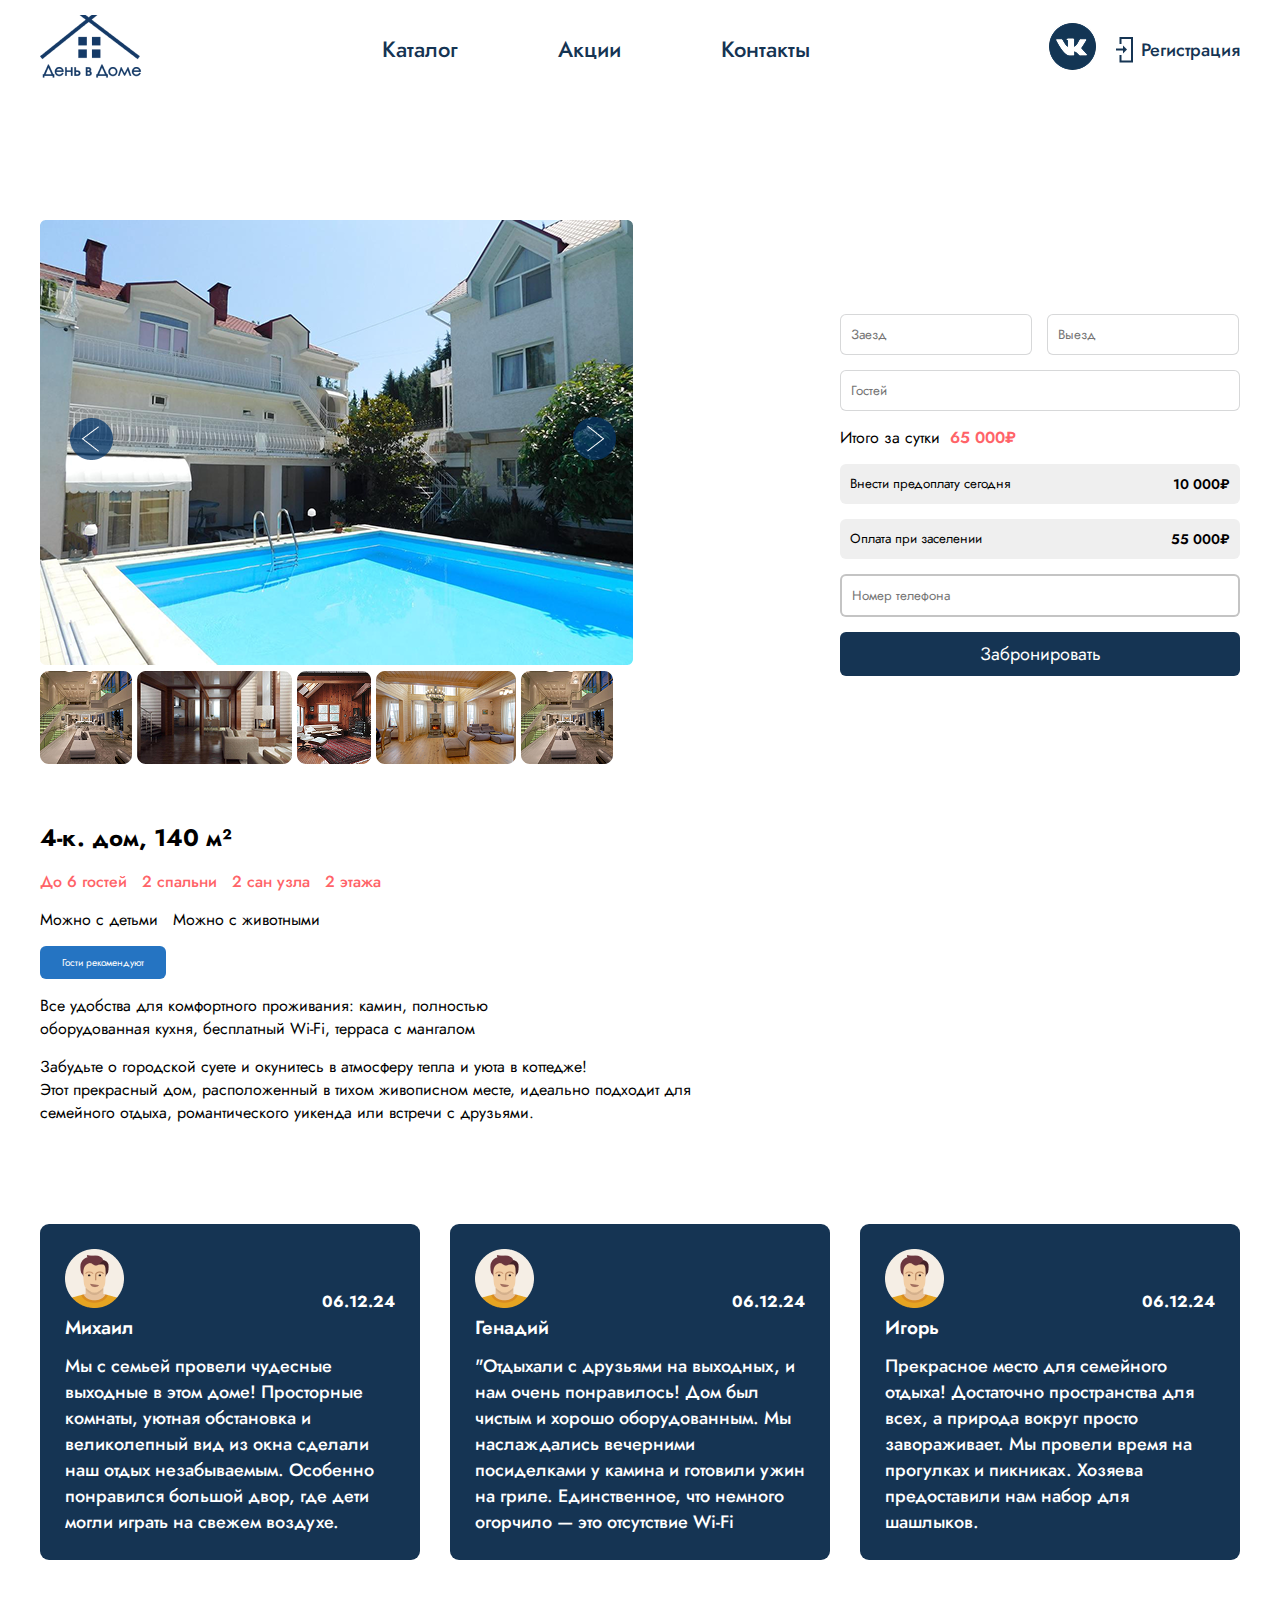
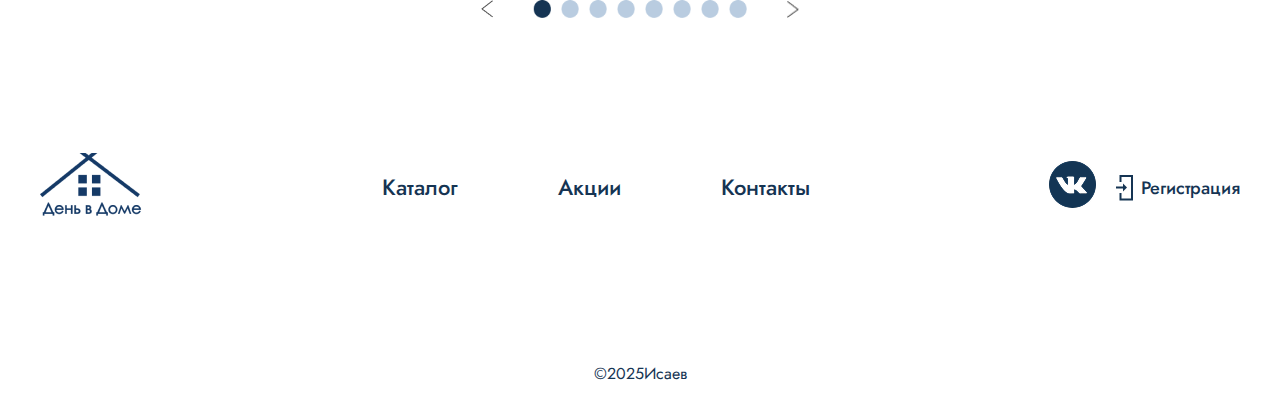
<file: card.html>
<!DOCTYPE html>
<html lang="en">

<head>
    <meta charset="UTF-8">
    <meta name="viewport" content="width=device-width, initial-scale=1.0">
    <title>День в Доме</title>
    <link rel="stylesheet" href="assets/css/style.css">
    <link rel="icon" href="assets/img/logo/logo.png" type="image/x-icon">
</head>

<body>
    <!-- шапка -->
    <header>
        <div class="section container">
            <a href="index.html">
                <img src="assets/img/logo/logo.png" alt="">
            </a>
            <nav>
                <a href="index.html">Каталог</a>
                <a href="index.html">Акции</a>
                <a href="index.html">Контакты</a>
            </nav>
            <div class="tel">
                <a href="https://vk.com/">
                    <img src="assets/img/header/vk.png" alt="">
                </a>
                <div class="reg">
                    <a href="reg.html">
                        <img src="assets/img/header/login.png" alt="">
                        <a href="reg.html">Регистрация</a>
                    </a>
                </div>
            </div>
        </div>
    </header>
    <!-- шапка -->

    <!--карточка  -->
    <div class="product container">
        <div class="product_img">
            <div class="primg">
                <img src="assets/card_img/icon.png" alt="">
            </div>
            <div class="pimg_slide">
                <img src="assets/card_img/icon1.png" alt="">
                <img src="assets/card_img/icon2.png" alt="">
                <img src="assets/card_img/icon3.png" alt="">
                <img src="assets/card_img/icon4.png" alt="">
                <img src="assets/card_img/icon1.png" alt="">
            </div>
        </div>
        <div class="product_book">
            <div class="filtra container">
                <div class="dispinp">
                    <input type="text" placeholder="Заезд">
                    <input type="text" placeholder="Выезд">
                </div>
                <input type="text" placeholder="Гостей">
            </div>
            <div class="prisedisp">
                <p>Итого за сутки<span>65 000₽</span></p>
            </div>
            <div class="filprice">
                <button>Внести предоплату сегодня<p>10 000₽</p></button>
                <button>Оплата при заселении<p>55 000₽</p></button>
            </div>
            <div class="telinp">
                <input type="text" placeholder="Номер телефона">
            </div>
            <button class="btn">Забронировать</button>
        </div>
    </div>
    <div class="text container">
        <h2>4-к. дом, 140 м²</h2>
        <div class="red">
            <p>До 6 гостей</p>
            <p>2 спальни</p>
            <p>2 сан узла</p>
            <p>2 этажа</p>
        </div>
        <div class="pp">
            <p>Можно с детьми</p>
            <p>Можно с животными</p>
        </div>
        <button class="btn">Гости рекомендуют</button>
        <div class="txt">
            <p>
                Все удобства для комфортного проживания: камин, полностью<br> оборудованная кухня, бесплатный Wi-Fi,
                терраса
                с мангалом</p>
            <p>Забудьте о городской суете и окунитесь в атмосферу тепла и уюта в коттедже!<br>Этот прекрасный дом,
                расположенный в тихом живописном месте, идеально подходит для<br> семейного отдыха, романтического уикенда
                или встречи с друзьями.</p>
        </div>
    </div>
    <!--карточка  -->

    <div class="back">
        <div class="rev container">
            <div class="rev_blocks">
                <div class="rev_card">
                    <div class="rev_c">
                        <div class="rev_block">
                            <img src="assets/img/review/icon.png" alt="">
                            <p>Михаил</p>
                        </div>
                        <p>06.12.24</p>
                    </div>
                    <p>Мы с семьей провели чудесные выходные в этом доме! Просторные комнаты, уютная обстановка и
                        великолепный вид из окна сделали наш отдых незабываемым. Особенно понравился большой двор, где
                        дети могли играть на свежем воздухе.</p>
                </div>
                <div class="rev_card">
                    <div class="rev_c">
                        <div class="rev_block">
                            <img src="assets/img/review/icon.png" alt="">
                            <p>Генадий</p>
                        </div>
                        <p>06.12.24</p>
                    </div>
                    <p>"Отдыхали с друзьями на выходных, и нам очень понравилось! Дом был чистым и хорошо оборудованным.
                        Мы наслаждались вечерними посиделками у камина и готовили ужин на гриле. Единственное, что
                        немного огорчило — это отсутствие Wi-Fi</p>
                </div>
                <div class="rev_card">
                    <div class="rev_c">
                        <div class="rev_block">
                            <img src="assets/img/review/icon.png" alt="">
                            <p>Игорь</p>
                        </div>
                        <p>06.12.24</p>
                    </div>
                    <p>Прекрасное место для семейного отдыха! Достаточно пространства для всех, а природа вокруг просто
                        завораживает. Мы провели время на прогулках и пикниках. Хозяева предоставили нам набор для
                        шашлыков. </p>
                </div>
            </div>
        </div>
    </div>
    <div class="pagi_block">
        <div class="pagi container">
            <img src="assets/cat_img/Vector12.png" alt="">
            <div class="elipcards">
                <img src="assets/cat_img/Ellipse1.png" alt="">
                <img src="assets/cat_img/Ellipse2.png" alt="">
                <img src="assets/cat_img/Ellipse2.png" alt="">
                <img src="assets/cat_img/Ellipse2.png" alt="">
                <img src="assets/cat_img/Ellipse2.png" alt="">
                <img src="assets/cat_img/Ellipse2.png" alt="">
                <img src="assets/cat_img/Ellipse2.png" alt="">
                <img src="assets/cat_img/Ellipse2.png" alt="">
            </div>
            <img src="assets/cat_img/Vector13.png" alt="">
        </div>
    </div>
    <!-- подвал -->
    <footer>
        <div class="section container">
            <a href="#">
                <img src="assets/img/logo/logo.png" alt="">
            </a>
            <nav>
                <a href="catalog.html">Каталог</a>
                <a href="#Акции">Акции</a>
                <a href="#Контакты">Контакты</a>
            </nav>
            <div class="tel">
                <a href="https://vk.com/">
                    <img src="assets/img/header/vk.png" alt="">
                </a>
                <div class="reg">
                    <a href="">
                        <img src="assets/img/header/login.png" alt="">
                        <a href="">Регистрация</a>
                    </a>
                </div>
            </div>
        </div>
        <center>
            <p>©2025Исаев</p>
        </center>
    </footer>
    <!-- подвал -->
</body>

</html>
</file>
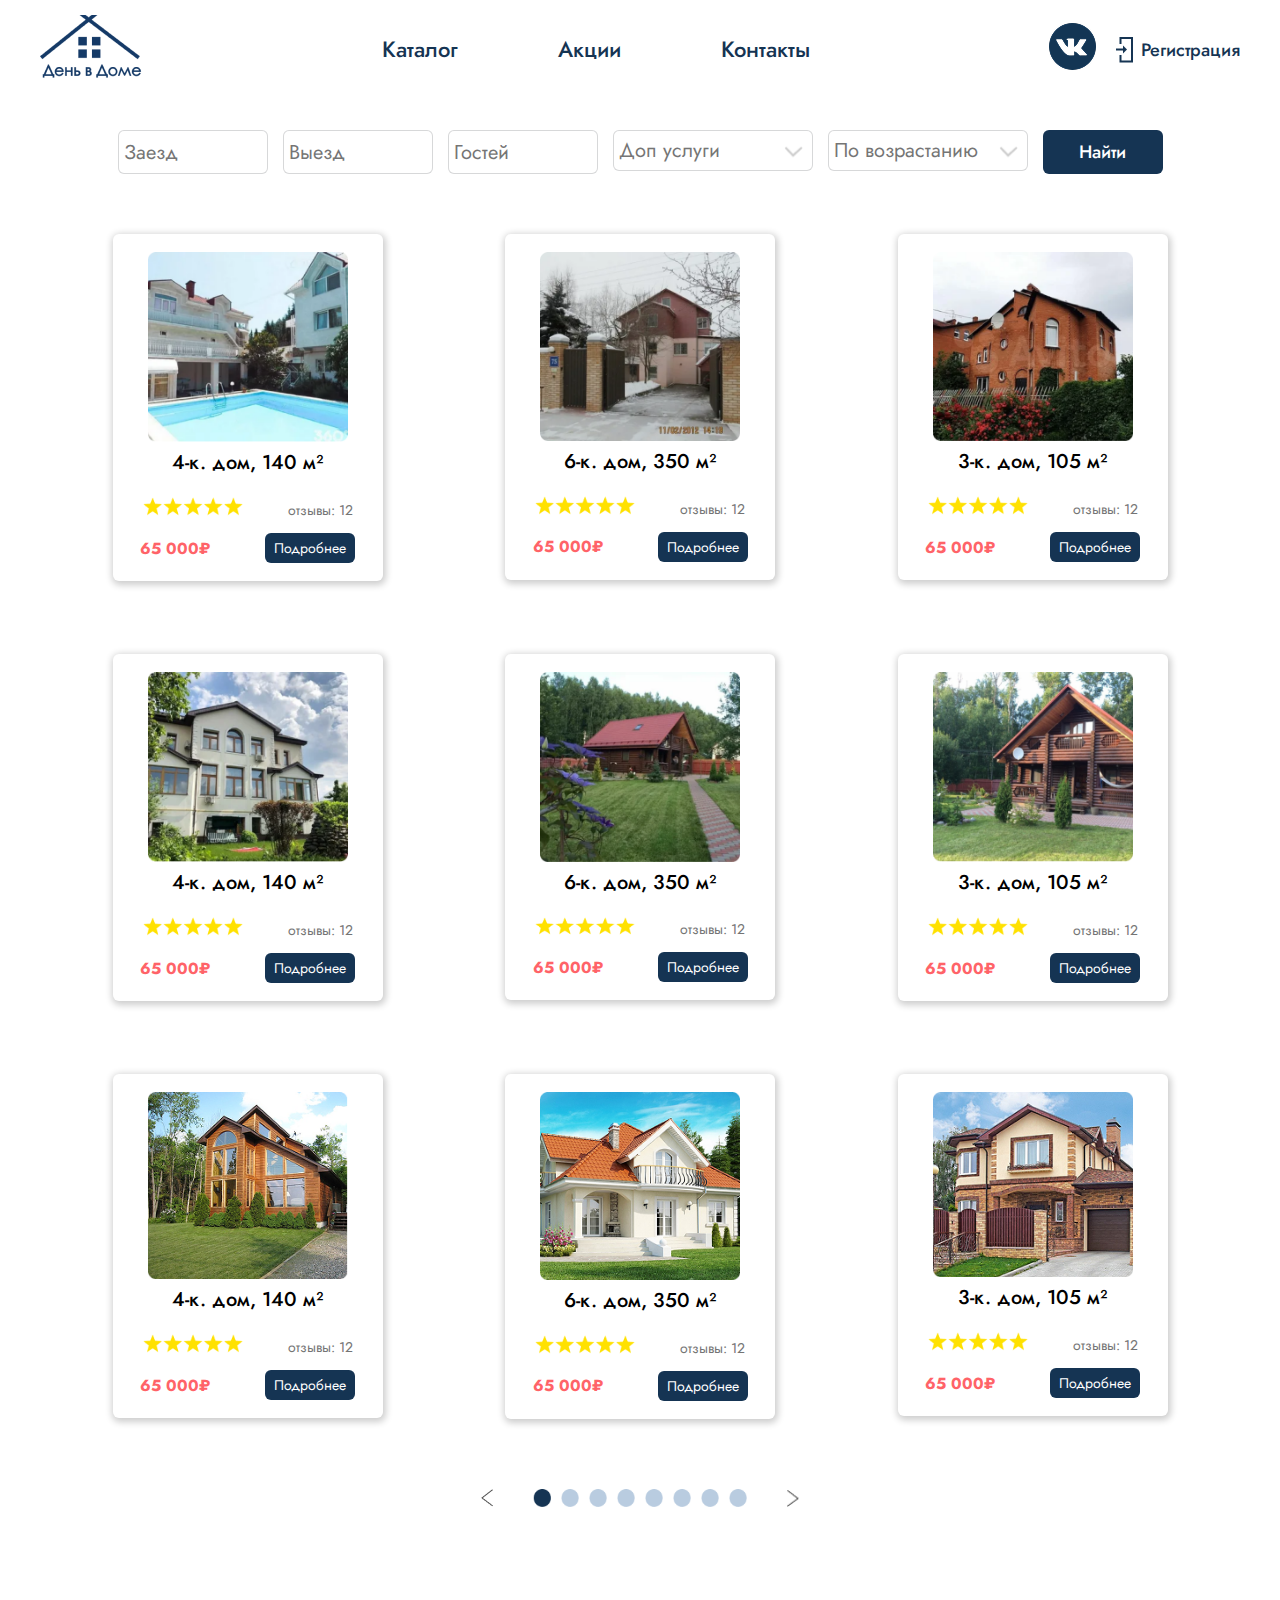
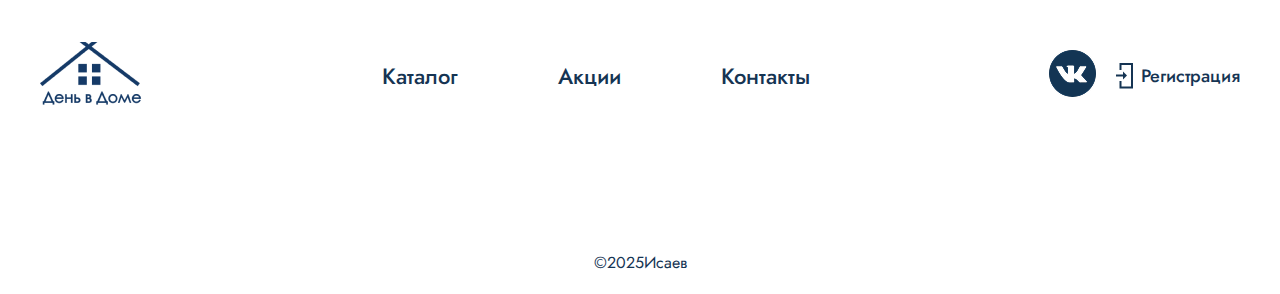
<file: catalog.html>
<!DOCTYPE html>
<html lang="en">

<head>
    <meta charset="UTF-8">
    <meta name="viewport" content="width=device-width, initial-scale=1.0">
    <title>День в Доме</title>
    <link rel="stylesheet" href="assets/css/style.css">
    <link rel="icon" href="assets/img/logo/logo.png" type="image/x-icon">
</head>

<body>
    <!-- шапка -->
    <header>
        <div class="section container">
            <a href="index.html">
                <img src="assets/img/logo/logo.png" alt="">
            </a>
            <nav>
                <a href="index.html">Каталог</a>
                <a href="index.html">Акции</a>
                <a href="index.html">Контакты</a>
            </nav>
            <div class="tel">
                <a href="https://vk.com/">
                    <img src="assets/img/header/vk.png" alt="">
                </a>
                <div class="reg">
                    <a href="reg.html">
                        <img src="assets/img/header/login.png" alt="">
                        <a href="reg.html">Регистрация</a>
                    </a>

                </div>
            </div>
        </div>
    </header>
    <!-- шапка -->

    <!-- фильтир -->
    <div class="filtr_cat">
        <div class="filtr container">
            <input type="text" placeholder="Заезд">
            <input type="text" placeholder="Выезд">
            <input type="text" placeholder="Гостей">
            <div class="eye">
                <input type="text" placeholder="Доп услуги">
                <img src="assets/cat_img/vector.png" alt="">
            </div>
            <div class="eye">
                <input type="text" placeholder="По возрастанию">
                <img src="assets/cat_img/vector.png" alt="">
            </div>
            <button class="btn">Найти</button>
        </div>
    </div>
    <!-- фильтир -->

    <!-- каталог -->
    <div class="back">
        <div class="cards container" id="Каталог">
            <div class="card">
                <div class="card_block">
                    <img src="assets/img/catalog/icon1.png" alt="">
                    <h3>4-к. дом, 140 м²</h3>
                </div>
                <div class="review">
                    <div class="review_star">
                        <img src="assets/img/catalog/star.png" alt="">
                    </div>
                    <p>отзывы: 12</p>
                </div>
                <div class="price">
                    <nav>
                        <h4>65 000₽</h4>
                    </nav>
                    <a href="card.html">
                        <button class="btn">Подробнее</button>
                    </a>
                </div>
            </div>

            <div class="card">
                <div class="card_block">
                    <img src="assets/img/catalog/icon2.png" alt="">
                    <h3>6-к. дом, 350 м²</h3>
                </div>
                <div class="review">
                    <div class="review_star">
                        <img src="assets/img/catalog/star.png" alt="">
                    </div>
                    <p>отзывы: 12</p>
                </div>
                <div class="price">
                    <nav>
                        <h4>65 000₽</h4>
                    </nav>
                    <button class="btn">Подробнее</button>
                </div>
            </div>

            <div class="card">
                <div class="card_block">
                    <img src="assets/img/catalog/icon3.png" alt="">
                    <h3>3-к. дом, 105 м²</h3>
                </div>
                <div class="review">
                    <div class="review_star">
                        <img src="assets/img/catalog/star.png" alt="">
                    </div>
                    <p>отзывы: 12</p>
                </div>
                <div class="price">
                    <nav>
                        <h4>65 000₽</h4>
                    </nav>
                    <button class="btn">Подробнее</button>
                </div>
            </div>

            <div class="card">
                <div class="card_block">
                    <img src="assets/img/catalog/icon4.png" alt="">
                    <h3>4-к. дом, 140 м²</h3>
                </div>
                <div class="review">
                    <div class="review_star">
                        <img src="assets/img/catalog/star.png" alt="">
                    </div>
                    <p>отзывы: 12</p>
                </div>
                <div class="price">
                    <nav>
                        <h4>65 000₽</h4>
                    </nav>
                    <button class="btn">Подробнее</button>
                </div>
            </div>

            <div class="card">
                <div class="card_block">
                    <img src="assets/img/catalog/icon5.png" alt="">
                    <h3>6-к. дом, 350 м²</h3>
                </div>
                <div class="review">
                    <div class="review_star">
                        <img src="assets/img/catalog/star.png" alt="">
                    </div>
                    <p>отзывы: 12</p>
                </div>
                <div class="price">
                    <nav>
                        <h4>65 000₽</h4>
                    </nav>
                    <button class="btn">Подробнее</button>
                </div>
            </div>

            <div class="card">
                <div class="card_block">
                    <img src="assets/img/catalog/icon6.png" alt="">
                    <h3>3-к. дом, 105 м²</h3>
                </div>
                <div class="review">
                    <div class="review_star">
                        <img src="assets/img/catalog/star.png" alt="">
                    </div>
                    <p>отзывы: 12</p>
                </div>
                <div class="price">
                    <nav>
                        <h4>65 000₽</h4>
                    </nav>
                    <button class="btn">Подробнее</button>
                </div>
            </div>

            <div class="card">
                <div class="card_block">
                    <img src="assets/img/catalog/icon7.png" alt="">
                    <h3>4-к. дом, 140 м²</h3>
                </div>
                <div class="review">
                    <div class="review_star">
                        <img src="assets/img/catalog/star.png" alt="">
                    </div>
                    <p>отзывы: 12</p>
                </div>
                <div class="price">
                    <nav>
                        <h4>65 000₽</h4>
                    </nav>
                    <button class="btn">Подробнее</button>
                </div>
            </div>

            <div class="card">
                <div class="card_block">
                    <img src="assets/img/catalog/icon8.png" alt="">
                    <h3>6-к. дом, 350 м²</h3>
                </div>
                <div class="review">
                    <div class="review_star">
                        <img src="assets/img/catalog/star.png" alt="">
                    </div>
                    <p>отзывы: 12</p>
                </div>
                <div class="price">
                    <nav>
                        <h4>65 000₽</h4>
                    </nav>
                    <button class="btn">Подробнее</button>
                </div>
            </div>

            <div class="card">
                <div class="card_block">
                    <img src="assets/img/catalog/icon9.png" alt="">
                    <h3>3-к. дом, 105 м²</h3>
                </div>
                <div class="review">
                    <div class="review_star">
                        <img src="assets/img/catalog/star.png" alt="">
                    </div>
                    <p>отзывы: 12</p>
                </div>
                <div class="price">
                    <nav>
                        <h4>65 000₽</h4>
                    </nav>
                    <button class="btn">Подробнее</button>
                </div>
            </div>
        </div>
    </div>
    <div class="pagi_block">
        <div class="pagi container">
            <img src="assets/cat_img/Vector12.png" alt="">
            <div class="elipcards">
                <img src="assets/cat_img/Ellipse1.png" alt="">
                <img src="assets/cat_img/Ellipse2.png" alt="">
                <img src="assets/cat_img/Ellipse2.png" alt="">
                <img src="assets/cat_img/Ellipse2.png" alt="">
                <img src="assets/cat_img/Ellipse2.png" alt="">
                <img src="assets/cat_img/Ellipse2.png" alt="">
                <img src="assets/cat_img/Ellipse2.png" alt="">
                <img src="assets/cat_img/Ellipse2.png" alt="">
            </div>
            <img src="assets/cat_img/Vector13.png" alt="">
        </div>
    </div>
    <!-- каталог -->

    <!-- подвал -->
    <footer>
        <div class="section container">
            <a href="index.html">
                <img src="assets/img/logo/logo.png" alt="">
            </a>
            <nav>
                <a href="#Каталог">Каталог</a>
                <a href="#Акции">Акции</a>
                <a href="#Контакты">Контакты</a>
            </nav>
            <div class="tel">
                <a href="https://vk.com/">
                    <img src="assets/img/header/vk.png" alt="">
                </a>
                <div class="reg">
                    <a href="">
                        <img src="assets/img/header/login.png" alt="">
                        <a href="">Регистрация</a>
                    </a>
                </div>
            </div>
        </div>
        <center>
            <p>©2025Исаев</p>
        </center>
    </footer>
    <!-- подвал -->
</body>

</html>
</file>
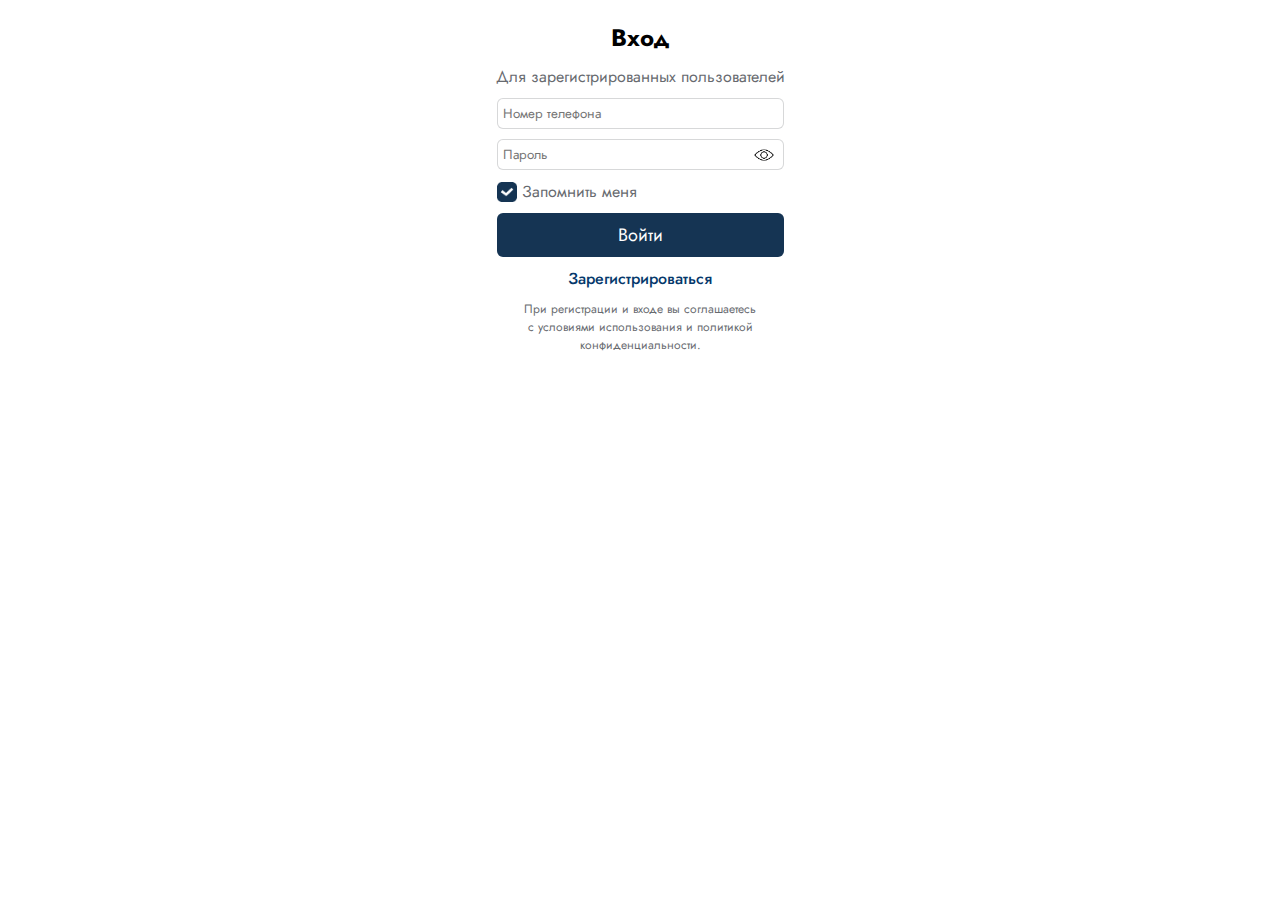
<file: reg.html>
<!DOCTYPE html>
<html lang="en">

<head>
    <meta charset="UTF-8">
    <meta name="viewport" content="width=device-width, initial-scale=1.0">
    <title>День в Доме</title>
    <link rel="stylesheet" href="assets/css/style.css">
    <link rel="icon" href="assets/img/logo/logo.png" type="image/x-icon">
</head>

<body>
    <!-- авторизация -->

    <div class="regis container">
        <div class="regis_block">
            <h2>Вход</h2>
            <p>Для зарегистрированных пользователей</p>
            <div class="inp">
                <input type="text" placeholder="Номер телефона">
                <div class="eye">
                    <input type="text" placeholder="Пароль">
                    <img src="assets/reg_img/eye.png" alt="">
                </div>
                <div class="rem">
                    <img src="assets/reg_img/true.png" alt="">
                    <p>Запомнить меня</p>
                </div>
            </div>
            <div class="btt">
                <button class="btn">Войти</button>
            </div>
            <a href="registr.html">Зарегистрироваться</a>
            <div class="politic">
                <p>При регистрации и входе вы соглашаетесь</p><p> с условиями использования и политикой</p><p> конфиденциальности.</p>
            </div>
        </div>
    </div>

    </div>
    <!-- авторизация -->
</body>

</html>
</file>
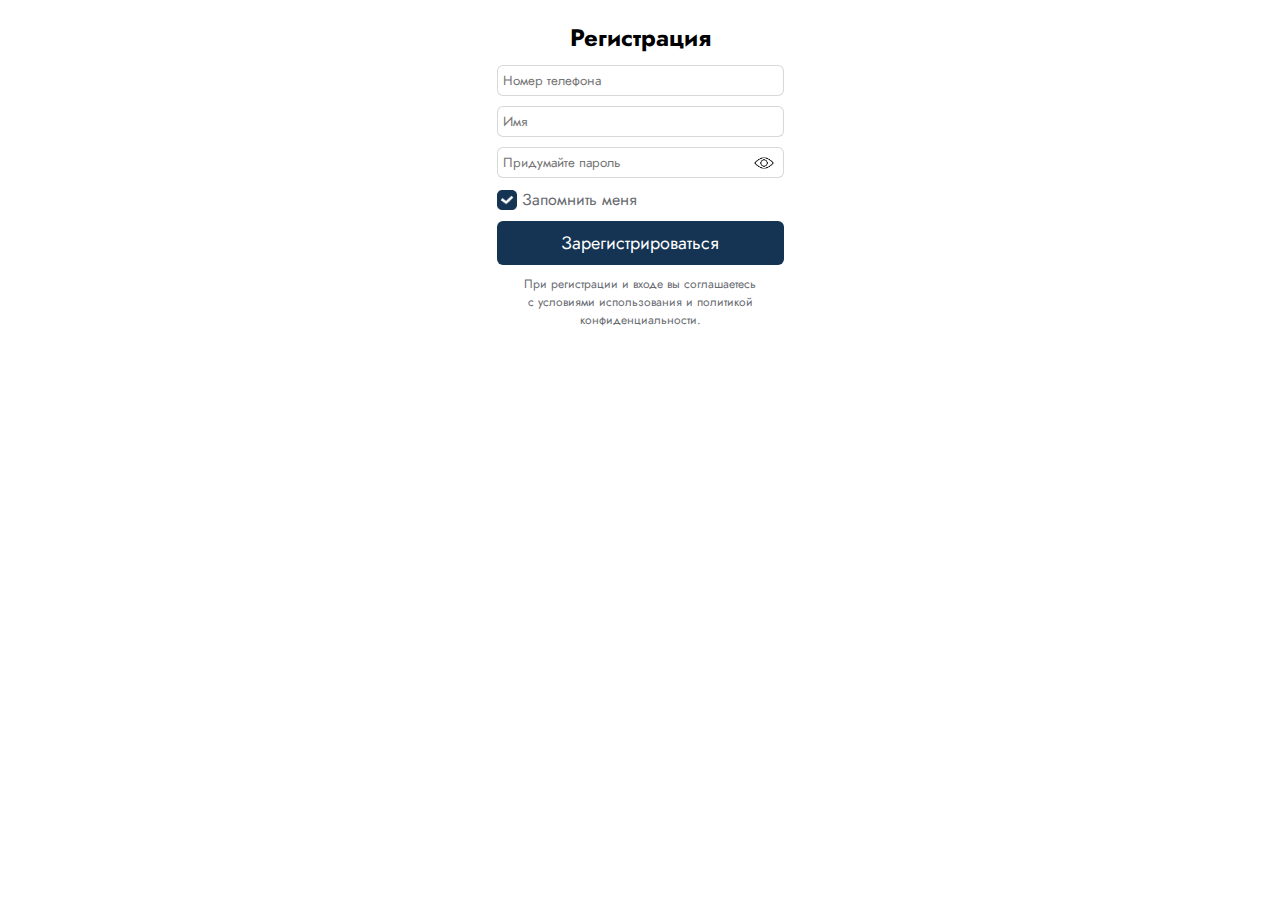
<file: registr.html>
<!DOCTYPE html>
<html lang="en">

<head>
    <meta charset="UTF-8">
    <meta name="viewport" content="width=device-width, initial-scale=1.0">
    <title>День в Доме</title>
    <link rel="stylesheet" href="assets/css/style.css">
    <link rel="icon" href="assets/img/logo/logo.png" type="image/x-icon">
</head>

<body>
    <!-- авторизация -->

    <div class="regis container">
        <div class="regis_block">
            <h2>Регистрация</h2>
            <div class="inp">
                <input type="text" placeholder="Номер телефона">
                <input type="text" placeholder="Имя">
                <div class="eye">
                    <input type="text" placeholder="Придумайте пароль">
                    <img src="assets/reg_img/eye.png" alt="">
                </div>
                <div class="rem">
                    <img src="assets/reg_img/true.png" alt="">
                    <p>Запомнить меня</p>
                </div>
            </div>
            <div class="btt">
                <button class="btn">Зарегистрироваться</button>
            </div>
            <div class="politic">
                <p>При регистрации и входе вы соглашаетесь</p><p> с условиями использования и политикой</p><p> конфиденциальности.</p>
            </div>
        </div>
    </div>

    </div>
    <!-- авторизация -->
</body>

</html>
</file>
<file: assets/css/style.css>
* {
    margin: 0;
    padding: 0;
    box-sizing: border-box;
    text-decoration: none;
    border: none;
    transition: .5s;
    scroll-behavior: smooth;
    font-family: 'jost';
    outline: none;    
    color: #000000;
    scroll-behavior: 0.5s;
    animation: show 0.5s;

}

.container {
    max-width: 1200px;
    margin: 0 auto;
}

/* шрифты */
@font-face {
    font-family: 'jost';
    src: url(../fonts/Jost-Bold.ttf);
    font-weight: 700;
}

@font-face {
    font-family: 'jost';
    src: url(../fonts/Jost-Medium.ttf);
    font-weight: 500;
}

@font-face {
    font-family: 'jost';
    src: url(../fonts/Jost-Regular.ttf);
    font-weight: 400;
}

@font-face {
    font-family: 'jost';
    src: url(../fonts/Jost-SemiBold.ttf);
    font-weight: 600;
}

@font-face {
    font-family: 'jost';
    src: url(../fonts/Jost-Light.ttf);
    font-weight: 300;
}


/* btn */
.btn {
    background-color: rgba(21, 52, 83, 1);
    border: none;
    color: white;
    padding: 7px 20px;
    font-size: 18px;
    font-weight: 400;
    cursor: pointer;
    border-radius: 6px;
    border: 2px solid rgba(128, 128, 128, 0);
}

.btn:hover {
    color: #05386B;
    background: none;
    border: 2px solid rgba(21, 52, 83, 1);
}

/* шапка */

header {
    background: white;
    width: 100%;
    height: 120px;
    margin-top: -20px;
    padding-top: 15px;
}

.section {
    display: flex;
    margin-top: 20px;
    justify-content: space-between;
}

.section nav {
    display: flex;
    gap: 100px;
    font-size: 22px;
    align-items: center;
}

.section nav a {
    color: rgba(21, 52, 83, 1);
    font-weight: 500;
    display: inline-block;
    line-height: 1;
}

.section nav a:after {
    display: block;
    content: "";
    height: 1px;
    width: 0%;
    background-color: #225384;
    transition: width 0.3s ease-in-out;
}

.section nav a:hover:after,
.section nav a:focus:after {
    width: 100%;
}

.section nav a:hover {
    color: #225384;
}

.tel {
    display: flex;
    align-items: center;
    justify-content: space-between;
    gap: 20px;
}

.reg {
    display: flex;
    align-items: center;
    gap: 8px;
}

.reg a {
    font-size: 18px;
    font-weight: 500;
    color: rgba(21, 52, 83, 1);
    display: flex;
    align-items: center;
}

.banner .btn:hover {
    color: white;
    border: 2px solid #ffffff;
}

/* баннер */
.banner {
    background: url(../img/banner/banner.png);
    background-size: cover;
    height: 642px;
    display: flex;
    align-items: center;
    flex-direction: column;
    justify-content: space-around;
    z-index: 0;
    margin-top: 0px;
}

.banner_block {
    display: flex;
    flex-direction: column;
    align-items: center;
    justify-content: center;
    padding-top: 150px;
}

.banner_block h1 {
    font-size: 56px;
    color: white;
    font-weight: 500;
}

.banner_block .btn {
    font-size: 20px;
    margin-top: 20px;
    font-weight: 500;
    width: 200px;
}

.filtr {
    display: flex;
    gap: 15px;
}

.filtr .btn {
    width: 120px;
    font-weight: 500;
}

.filtr input {
    font-size: 18px;
    font-weight: 400;
    font-size: 20px;
    padding: 5px;
    border-radius: 6px;
}

.but img {
    display: flex;
    justify-content: center;
    flex-direction: column;
}

/* о нас */
.about {
    background-color: #ffffff;
    padding: 120px 0;

}

.about_block {
    display: flex;
    align-items: center;
    gap: 70px;
    font-size: 20px;
}

/* преимущества */
.adv {
    margin-bottom: 120px;
}

.adv_cards {
    display: flex;
    justify-content: space-around;
}

.adv_card {
    background-color: white;
    width: 300px;
    height: 250px;
    padding: 20px;
    box-shadow: 1px 2px 7px 2px rgba(0, 0, 0, 0.2);
    border-radius: 6px;
}

.adv_card img {
    width: 60px;
}

.adv_card h3 {
    margin: 6px 0;
    font-weight: 500;
}

/* каталог */
.back {
    background-color: #ffffff;
}

.back h2 {
    padding-bottom: 20px;
}

.cards {
    display: flex;
    justify-content: space-evenly;
    flex-direction: row;
    flex-wrap: wrap;
    gap: 13px 50px;
}

.card {
    margin: 30px 0;
    display: flex;
    flex-direction: column;
    gap: 20px;
    width: 270px;
    height: fit-content;
    border-radius: 6px;
    padding: 18px 25px;
    align-items: center;
    background: white;
    box-shadow: 1px 2px 7px 2px rgba(0, 0, 0, 0.2);
}

.card img {
    width: 200px;
    position: relative;
}

.card h3 {
    font-size: 20px;
    display: flex;
    justify-content: center;
    font-weight: 500;
}

.card img {
    width: 200px;
    position: relative;
}

.card h3 {
    font-size: 20px;
    display: flex;
    justify-content: center;
    font-weight: 500;
}

.card p {
    max-width: 320px;
    font-size: 16px;
    color: #747474;
    font-weight: 400;
}

.review {
    display: flex;
    align-items: center;
    justify-content: space-between;
    gap: 25px;
    margin-bottom: -10px;
}

.review_star img {
    width: 100px;
    margin-right: 20px;
}

.review p {
    font-size: 14px;
    color: #747474;
}

.price {
    display: flex;
    align-items: center;
    justify-content: space-between;
    gap: 55px;
}

.price h4 {
    font-size: 16px;
    color: #FF6368;
}

.price .btn {
    width: 90px;
    height: 30px;
    align-items: center;
    padding: 3px;
    font-size: 14px;
    color: white;
    background: rgba(21, 52, 83, 1);
}

.price .btn:hover {
    background: none;
    border-color: rgba(21, 52, 83, 1);
    color: rgba(21, 52, 83, 1);
}

/* акция */
.sale h2 {
    margin-top: 120px;
    margin-bottom: 50px;
    font-size: 28px;
    color: rgba(21, 52, 83, 1);
}

.sale_block {
    display: flex;
    align-items: center;
    gap: 80px;
    font-size: 20px;
}

/* отзывы */
/* .rev h2 {
    margin-bottom: 40px;
}

.rev_blocks {
    display: flex;
    flex-wrap: wrap;
    justify-content: space-between;
}

.rev_card {
    background-color: #5CDB95;
    padding: 25px;
    border-radius: 9px;
    width: 380px;
}

.rev_card:hover {
    transform: scale(1.01);
}

.rev_c {
    display: flex;
    align-items: center;
    justify-content: space-between;
}

.rev p {
    color: #05386B;
    font-weight: 500;
    font-size: 18px;
}

.rev_c p {
    font-weight: 700;
    font-size: 16px;
}

.rev_block p {
    font-weight: 600;
    margin-bottom: 12px;
    font-size: 19px;
}

.slid {
    margin-top: 20px;
    display: flex;
    justify-content: center;
}

.slid img {
    width: 60px;
} 


/* новости
.news {
    background-color: #EDF5E1;
    padding: 120px;
}

.news_cards {
    display: flex;
    flex-wrap: wrap;
    justify-content: space-between;
}

.news_cards p {
    color: white;
    font-size: 18px;
}

.news_card1 {
    background: url(../img/news/icon1.png);
    width: 540px;
    background-size: cover;
    padding: 40px;
    display: flex;
    align-items: center;
    border-radius: 9px;
    margin-bottom: 50px;
}

.news_card2 {
    background: url(../img/news/icon2.png);
    width: 540px;
    height: 260px;
    background-size: cover;
    padding: 40px;
    display: flex;
    align-items: center;
    border-radius: 9px;
}

.news_card3 {
    background: url(../img/news/icon3.png);
    width: 540px;
    height: 320px;
    background-size: cover;
    padding: 40px;
    display: flex;
    align-items: center;
    border-radius: 9px;
    margin-bottom: 50px;
}

.news_card4 {
    background: url(../img/news/icon4.png);
    width: 540px;
    height: 320px;
    background-size: cover;
    padding: 40px;
    display: flex;
    align-items: center;
    border-radius: 9px;
}

.news_card5 {
    background: url(../img/news/icon5.png);
    width: 1200px;
    height: 200px;
    background-size: cover;
    padding: 0 180px;
    display: flex;
    align-items: center;
    border-radius: 9px;
} */



/* подписка */

/* .forma {
    background: url(../img/sub/icon.png);
    width: 100%;
    height: 400px;
    background-size: cover;
    display: flex;
    align-items: center;
} */



/* контакты */
.contact {
    background-color: #ffffff;
    padding: 120px 0;
}

.contact h2 {
    font-size: 28px;
    color: rgba(21, 52, 83, 1);
}

.contact_block {
    display: flex;
    align-items: center;
    justify-content: space-between;
}

.contact_block img {
    width: 600px;
}

.con_card p {
    font-size: 18px;
}

.con_card a {
    font-size: 18px;
}

footer {
    background: white;
    width: 100%;
    height: 120px;
    margin-top: -20px;
    padding-top: 15px;
    margin-bottom: 140px;
}

footer p {
    margin-top: 140px;
    color: rgba(21, 52, 83, 1);
}

/* reg */
/* регистрация */
.regis {
    padding: 20px;
    width: 400px;
    display: flex;
    justify-content: center;
}

.regis_block {
    display: flex;
    flex-direction: column;
    align-items: center;
    justify-content: center;
    gap: 10px;
}

.regis_block a {
    color: #05386B;
    font-weight: 500;
}

.regis_block p {
    color: #676A6F;
}

.eye {
    position: relative;
    display: inline-block;
}

.inp {
    display: flex;
    flex-direction: column;
    gap: 10px;
}

.inp input {
    padding: 5px;
    border-radius: 6px;
    width: 287px;
    border: 1px solid #7c7e824e;
}

.eye input {
    padding-right: 30px;
    width: 287px;
}

.eye img {
    position: absolute;
    top: 50%;
    right: 10px;
    transform: translateY(-50%);
    cursor: pointer;
    height: 20px;
    width: auto;
}

.inp {
    display: flex;
    flex-direction: column;
}

.rem {
    display: flex;
    align-items: center;
    gap: 5px;
}

.rem img {
    width: 20px;
}

.btt .btn {
    width: 287px;
}

.politic {
    width: 287px;
    display: flex;
    flex-direction: column;
    align-items: center;
}

.politic p {
    font-size: 12px;
}

/* catalog */
/* фильтр */
.filtr_cat {
    display: flex;
    justify-content: center;
    margin: 30px 0;
}

.filtr_cat .filtr input {
    border: 1px solid #7c7e824e;
    width: 150px;
}

.filtr_cat .filtr .eye input {
    width: 200px;
}

.filtr_cat img {
    width: 19px;
    height: 11px;
}

.pagi_block {
    display: flex;
    justify-content: center;
    margin-top: 40px;
    margin-bottom: 120px;
}

.pagi {
    display: flex;
    gap: 40px;
}

.elipcards {
    display: flex;
    gap: 10px;
}

.elipcards img {
    width: 18px;
    height: 18px;
}

/* card */
/* карточка */
.product {
    margin-top: 120px;
    display: flex;
    justify-content: space-between;
    align-items: center;
}

.product_book {
    display: flex;
    flex-direction: column;
    gap: 15px;
}

.filtra {
    display: flex;
    flex-direction: column;
    gap: 15px;
}

.filtra input {
    border: 1px solid #7c7e824e;
    width: 400px;
    padding: 10px;
    border-radius: 6px;
}

.dispinp {
    display: flex;
    gap: 15px;
}

.dispinp input {
    border: 1px solid #7c7e824e;
    width: 192px;
}

.prisedisp p span {
    color: #FF6368;
    font-weight: 600;
    margin-left: 10px;
}

.filprice {
    display: flex;
    flex-direction: column;
    gap: 15px;
}

.filprice input {
    padding: 10px;
    border-radius: 6px;
    width: 287px;
    border: 1px solid #7c7e824e;
    background-color: #EBEBEB;
}

.filprice button {
    border-radius: 6px;
    display: flex;
    justify-content: space-between;
    padding: 10px;
}

.filprice button p {
    font-weight: 600;
    font-size: 14px;
}

.eyet input {
    padding-right: 30px;
    width: 400px;
}

.eyet p {
    position: absolute;
    top: 50%;
    right: 10px;
    transform: translateY(-50%);
    cursor: pointer;
    height: 20px;
    width: auto;
}

.telinp input {
    width: 400px;
    border: 2px solid #3e3e3e4e;
    border-radius: 6px;
    padding: 10px;
}

.text h2 {
    margin-top: 50px;
}

.red {
    display: flex;
    gap: 15px;
}

.red p {
    color: #FF6368;
    font-size: 16px;
    font-weight: 500;
    margin: 15px 0;
}

.pp {
    display: flex;
    gap: 15px;
}

.text .btn {
    font-size: 10px;
    background-color: #2574C2;
    margin-top: 15px;
}

.txt {
    display: flex;
    flex-direction: column;
    gap: 15px;
    margin-top: 15px;
    margin-bottom: 100px;
}

.rev h2 {
    margin-bottom: 40px;
}

.rev_blocks {
    display: flex;
    flex-wrap: wrap;
    justify-content: space-between;
}

.rev_card {
    background-color: #153453;
    padding: 25px;
    border-radius: 9px;
    width: 380px;
}

.rev_card:hover {
    transform: scale(1.01);
}

.rev_c {
    display: flex;
    align-items: center;
    justify-content: space-between;
}

.rev p {
    color: #ffffff;
    font-weight: 500;
    font-size: 18px;
}

.rev_c p {
    font-weight: 700;
    font-size: 16px;
}

.rev_block p {
    font-weight: 600;
    margin-bottom: 12px;
    font-size: 19px;
}

.slid {
    margin-top: 20px;
    display: flex;
    justify-content: center;
}

.slid img {
    width: 60px;
}

@media (min-width: 481px){
    .burrr{
        display: none;
    }
}
</file>
